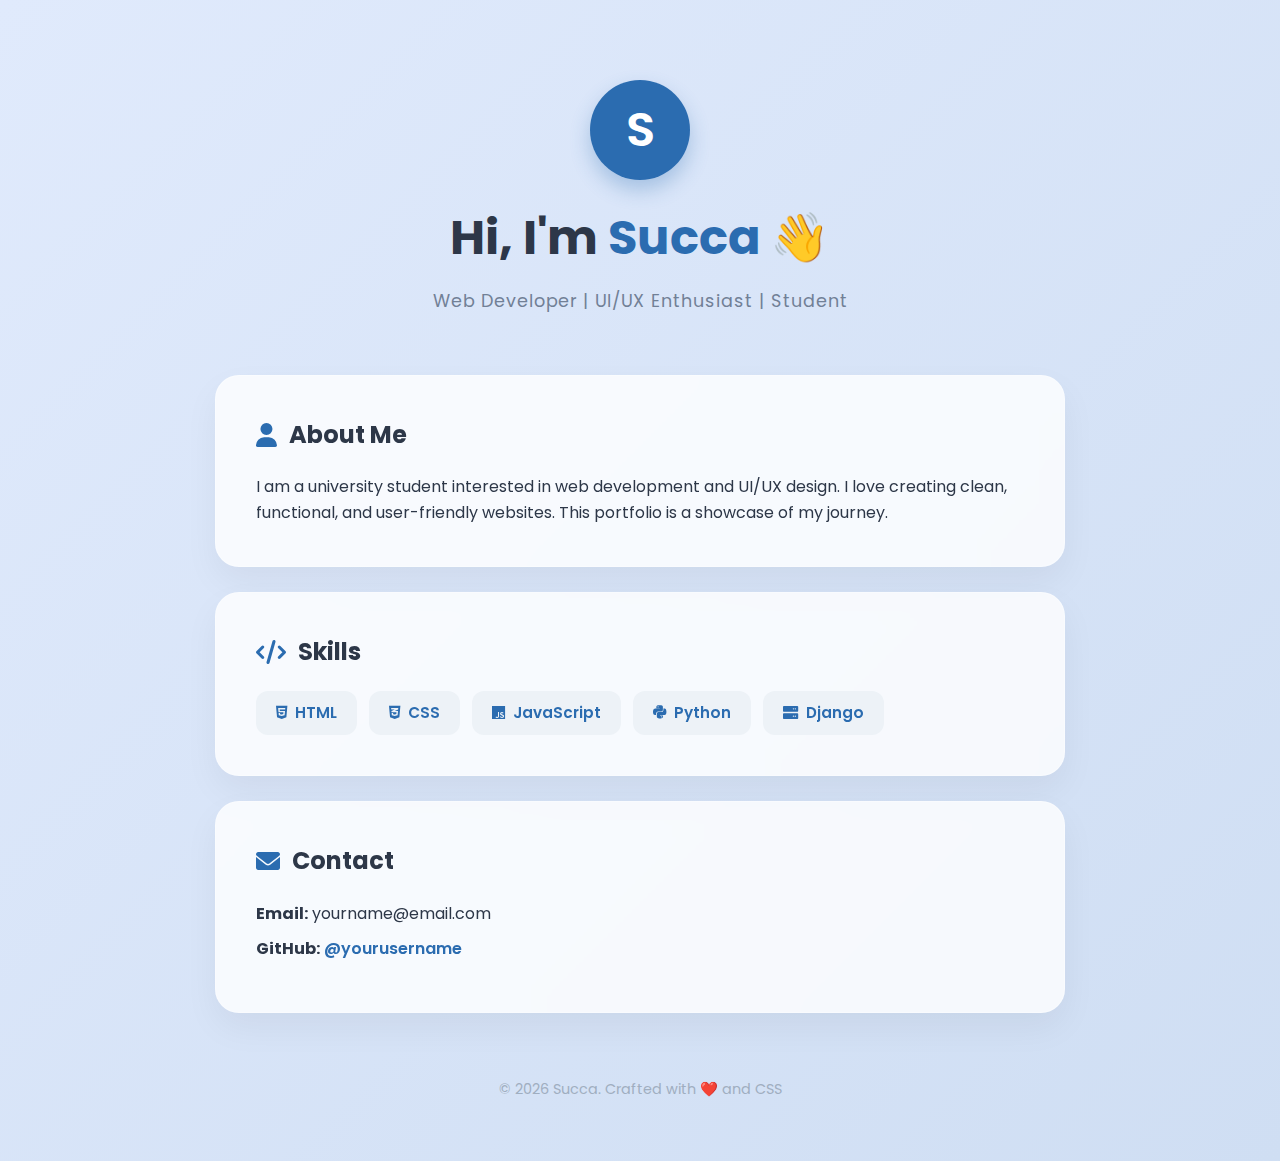
<file: index.html>
<!DOCTYPE html>
<html lang="en">
<head>
  <meta charset="UTF-8" />
  <meta name="viewport" content="width=device-width, initial-scale=1.0" />
  <title>Succa | Portfolio</title>

  <link rel="preconnect" href="https://fonts.googleapis.com">
  <link rel="preconnect" href="https://fonts.gstatic.com" crossorigin>
  <link href="https://fonts.googleapis.com/css2?family=Poppins:wght@300;400;600&display=swap" rel="stylesheet">
  
  <link rel="stylesheet" href="https://cdnjs.cloudflare.com/ajax/libs/font-awesome/6.0.0/css/all.min.css">

  <link rel="stylesheet" href="style.css" />
</head>
<body>

  <div class="container">
    <header>
      <div class="profile-img">S</div>
      <h1>Hi, I'm <span>Succa</span> 👋</h1>
      <p>Web Developer | UI/UX Enthusiast | Student</p>
    </header>

    <section class="card">
      <h2><i class="fa-solid fa-user"></i> About Me</h2>
      <p>
        I am a university student interested in web development and UI/UX design. 
        I love creating clean, functional, and user-friendly websites. 
        This portfolio is a showcase of my journey.
      </p>
    </section>

    <section class="card">
      <h2><i class="fa-solid fa-code"></i> Skills</h2>
      <ul class="skills">
        <li><i class="fa-brands fa-html5"></i> HTML</li>
        <li><i class="fa-brands fa-css3-alt"></i> CSS</li>
        <li><i class="fa-brands fa-js"></i> JavaScript</li>
        <li><i class="fa-brands fa-python"></i> Python</li>
        <li><i class="fa-solid fa-server"></i> Django</li>
      </ul>
    </section>

    <section class="card">
      <h2><i class="fa-solid fa-envelope"></i> Contact</h2>
      <div class="contact-info">
        <p><strong>Email:</strong> yourname@email.com</p>
        <p><strong>GitHub:</strong> <a href="https://github.com/yourusername" target="_blank">@yourusername</a></p>
      </div>
    </section>

    <footer>
      <p>© 2026 Succa. Crafted with ❤️ and CSS</p>
    </footer>
  </div>

</body>
</html>
</file>
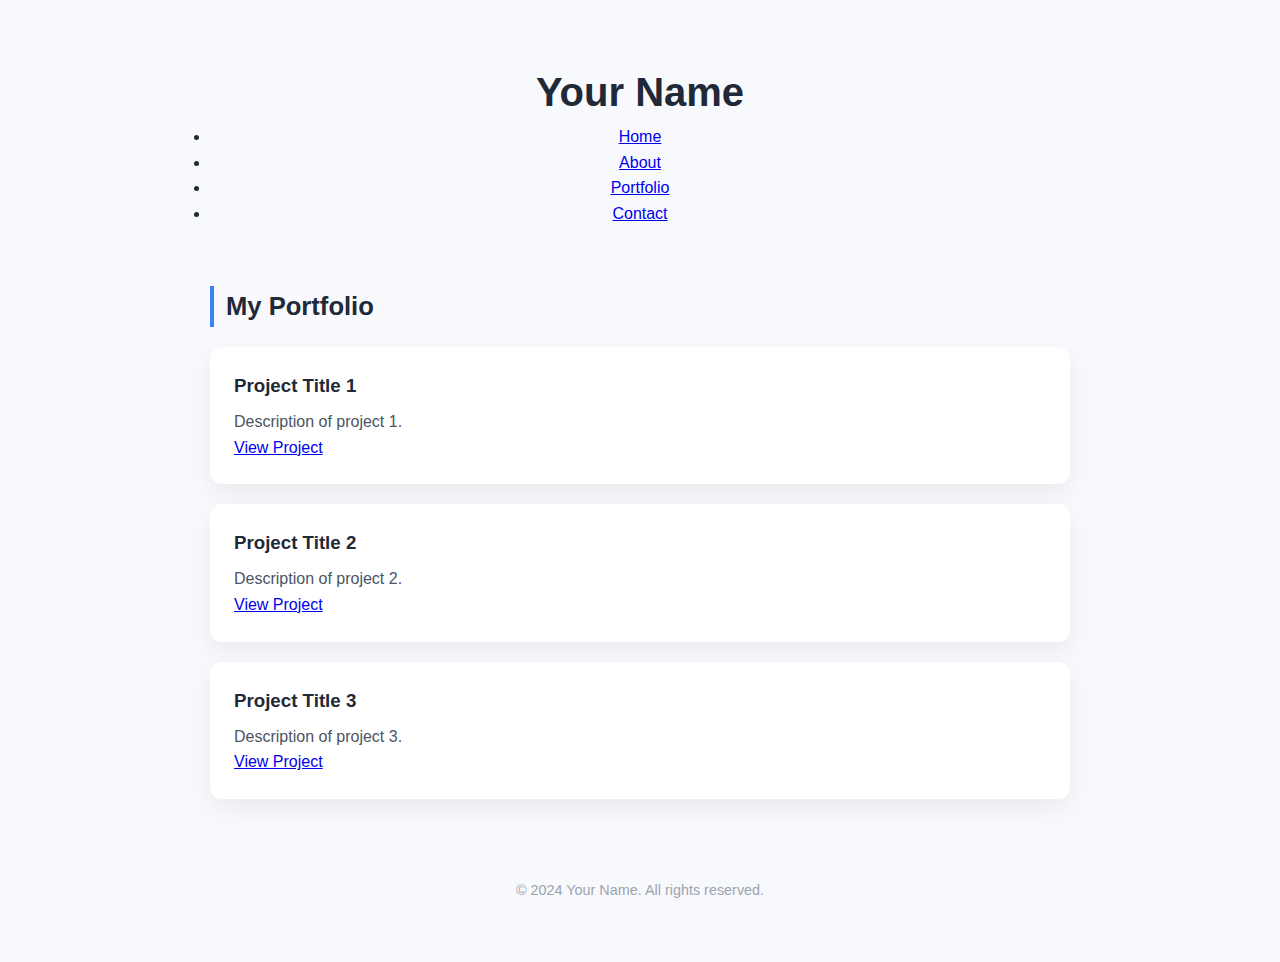
<file: Portfolio/index.html>
<!DOCTYPE html>
<html lang="en">
<head>
  <meta charset="UTF-8">
  <title>Your Name | Portfolio</title>
  <link rel="stylesheet" href="style.css">
</head>
<body>

    <div class="container">
        <header>
            <h1>Your Name</h1>
            <nav>
            <ul>
                <li><a href="index.html">Home</a></li>
                <li><a href="about.html">About</a></li>
                <li><a href="portfolio.html">Portfolio</a></li>
                <li><a href="contact.html">Contact</a></li>
            </ul>
            </nav>
        </header>
    
        <main>
            <section class="portfolio">
            <h2>My Portfolio</h2>
            <div class="project">
                <h3>Project Title 1</h3>
                <p>Description of project 1.</p>
                <a href="#">View Project</a>
            </div>
            <div class="project">
                <h3>Project Title 2</h3>
                <p>Description of project 2.</p>
                <a href="#">View Project</a>
            </div>
            <div class="project">
                <h3>Project Title 3</h3>
                <p>Description of project 3.</p>
                <a href="#">View Project</a>
            </div>
            </section>
        </main>
    
        <footer>
            <p>&copy; 2024 Your Name. All rights reserved.</p>
        </footer>
    </div>

</body>
</html>
</file>
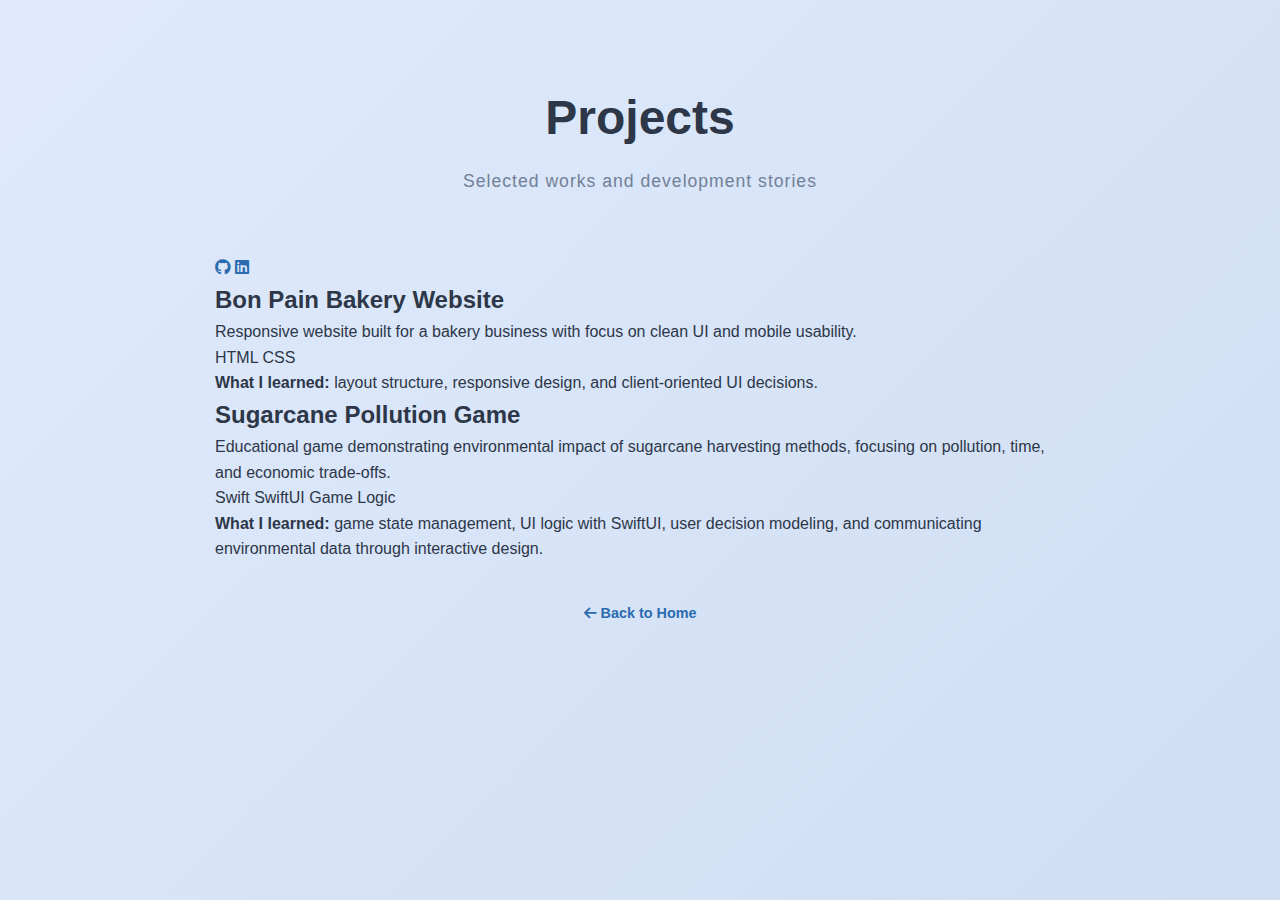
<file: projects.html>
<!DOCTYPE html>
<html lang="en">
<head>
  <meta charset="UTF-8">
  <title>Pitt | Projects</title>
  <link rel="stylesheet" href="style.css">
  <link
  rel="stylesheet"
  href="https://cdnjs.cloudflare.com/ajax/libs/font-awesome/6.5.0/css/all.min.css"
  />
</head>
<body>

<div class="container">

  <header>
    <h1>Projects</h1>
    <p>Selected works and development stories</p>
  </header>

  <!-- SOCIAL FLOAT -->
  <div class="social-float">
  <a href="https://github.com/pittydee" target="_blank">
    <i class="fa-brands fa-github"></i>
  </a>
  <a href="https://linkedin.com/in/xxx" target="_blank">
    <i class="fa-brands fa-linkedin"></i>
  </a>
  </div>

  <!-- PROJECT 1 -->
  <section class="project-card">
  <h2>Bon Pain Bakery Website</h2>
  <p class="project-desc">
    Responsive website built for a bakery business with focus on clean UI and mobile usability.
  </p>

  <div class="project-meta">
    <span>HTML</span>
    <span>CSS</span>
  </div>

  <p class="project-learn">
    <strong>What I learned:</strong> layout structure, responsive design, and client-oriented UI decisions.
  </p>
  </section>
  
  <!-- PROJECT 2 -->
  <section class="project-card">
  <h2>Sugarcane Pollution Game</h2>

  <p class="project-desc">
    Educational game demonstrating environmental impact of sugarcane harvesting methods,
    focusing on pollution, time, and economic trade-offs.
  </p>

  <div class="project-meta">
    <span>Swift</span>
    <span>SwiftUI</span>
    <span>Game Logic</span>
  </div>

  <p class="project-learn">
    <strong>What I learned:</strong>
    game state management, UI logic with SwiftUI, user decision modeling,
    and communicating environmental data through interactive design.
  </p>
</section>


  <footer>
    <div class="back-home">
      <a href="index.html" class="btn outline">
        <i class="fa-solid fa-arrow-left"></i> Back to Home
      </a>
    </div>
  </footer>

</div>

</body>
</html>
</file>
<file: style.css>
* {
  margin: 0;
  padding: 0;
  box-sizing: border-box;
  font-family: 'Poppins', sans-serif;
}

body {
  /* พื้นหลังแบบไล่เฉดสีนุ่มๆ */
  background: linear-gradient(135deg, #e0eafc, #cfdef3);
  color: #2d3748;
  line-height: 1.6;
  min-height: 100vh;
  padding: 20px;
}

.container {
  max-width: 850px;
  margin: 0 auto;
}

/* Header Section */
header {
  text-align: center;
  padding: 60px 20px;
}

.profile-img {
  width: 100px;
  height: 100px;
  background: #2b6cb0;
  color: white;
  font-size: 3rem;
  font-weight: 600;
  display: flex;
  align-items: center;
  justify-content: center;
  border-radius: 50%;
  margin: 0 auto 20px;
  box-shadow: 0 10px 20px rgba(43, 108, 176, 0.3);
}

header h1 {
  font-size: 3rem;
  margin-bottom: 10px;
}

header h1 span {
  color: #2b6cb0;
}

header p {
  font-size: 1.1rem;
  color: #718096;
  letter-spacing: 1px;
}

/* Card Styling (Glassmorphism) */
.card {
  background: rgba(255, 255, 255, 0.8);
  backdrop-filter: blur(10px); /* ทำพื้นหลังเบลอแบบกระจก */
  margin-bottom: 25px;
  padding: 40px;
  border-radius: 24px;
  border: 1px solid rgba(255, 255, 255, 0.3);
  box-shadow: 0 15px 35px rgba(0, 0, 0, 0.05);
  transition: transform 0.3s ease, box-shadow 0.3s ease;
}

.card:hover {
  transform: translateY(-5px); /* เลื่อนขึ้นเมื่อเอาเมาส์วาง */
  box-shadow: 0 20px 40px rgba(0, 0, 0, 0.1);
}

.card h2 {
  margin-bottom: 20px;
  color: #2d3748;
  font-size: 1.5rem;
  display: flex;
  align-items: center;
  gap: 12px;
}

.card h2 i {
  color: #2b6cb0;
}

/* Skills Badges */
.skills {
  display: flex;
  flex-wrap: wrap;
  gap: 12px;
  list-style: none;
}

.skills li {
  background: #edf2f7;
  color: #2b6cb0;
  padding: 10px 20px;
  border-radius: 12px;
  font-size: 0.95rem;
  font-weight: 600;
  transition: all 0.2s;
  display: flex;
  align-items: center;
  gap: 8px;
}

.skills li:hover {
  background: #2b6cb0;
  color: white;
}

/* Links & Contact */
.contact-info p {
  margin-bottom: 10px;
}

a {
  color: #2b6cb0;
  text-decoration: none;
  font-weight: 600;
  border-bottom: 2px solid transparent;
  transition: border 0.3s;
}

a:hover {
  border-bottom: 2px solid #2b6cb0;
}

/* Footer */
footer {
  text-align: center;
  padding: 40px;
  color: #a0aec0;
  font-size: 0.9rem;
}

/* รองรับมือถือ */
@media (max-width: 600px) {
  header h1 { font-size: 2.2rem; }
  .card { padding: 25px; }
}
</file>
<file: Portfolio/style.css>
/* ===== Reset & Base ===== */
* {
  box-sizing: border-box;
  margin: 0;
  padding: 0;
  font-family: -apple-system, BlinkMacSystemFont, "Segoe UI", Roboto, sans-serif;
}

body {
  background-color: #f7f9fc;
  color: #1f2937;
  line-height: 1.6;
}

/* ===== Layout ===== */
.container {
  max-width: 900px;
  margin: 0 auto;
  padding: 60px 20px;
}

/* ===== Header ===== */
header {
  text-align: center;
  margin-bottom: 60px;
}

header h1 {
  font-size: 2.5rem;
  font-weight: 700;
}

header p {
  margin-top: 8px;
  font-size: 1.1rem;
  color: #6b7280;
}

/* ===== Section ===== */
section {
  margin-bottom: 50px;
}

section h2 {
  font-size: 1.6rem;
  margin-bottom: 20px;
  border-left: 4px solid #3b82f6;
  padding-left: 12px;
}

/* ===== About ===== */
.about p {
  max-width: 700px;
  color: #374151;
}

/* ===== Projects ===== */
.project {
  background: #ffffff;
  border-radius: 12px;
  padding: 24px;
  margin-bottom: 20px;
  box-shadow: 0 10px 25px rgba(0, 0, 0, 0.06);
  transition: transform 0.2s ease, box-shadow 0.2s ease;
}

.project:hover {
  transform: translateY(-4px);
  box-shadow: 0 20px 40px rgba(0, 0, 0, 0.08);
}

.project h3 {
  margin-bottom: 8px;
}

.project p {
  color: #4b5563;
}

/* ===== Contact ===== */
.contact p {
  margin-bottom: 8px;
}

.contact a {
  color: #3b82f6;
  text-decoration: none;
  font-weight: 500;
}

.contact a:hover {
  text-decoration: underline;
}

/* ===== Footer ===== */
footer {
  text-align: center;
  margin-top: 80px;
  color: #9ca3af;
  font-size: 0.9rem;
}
</file>
